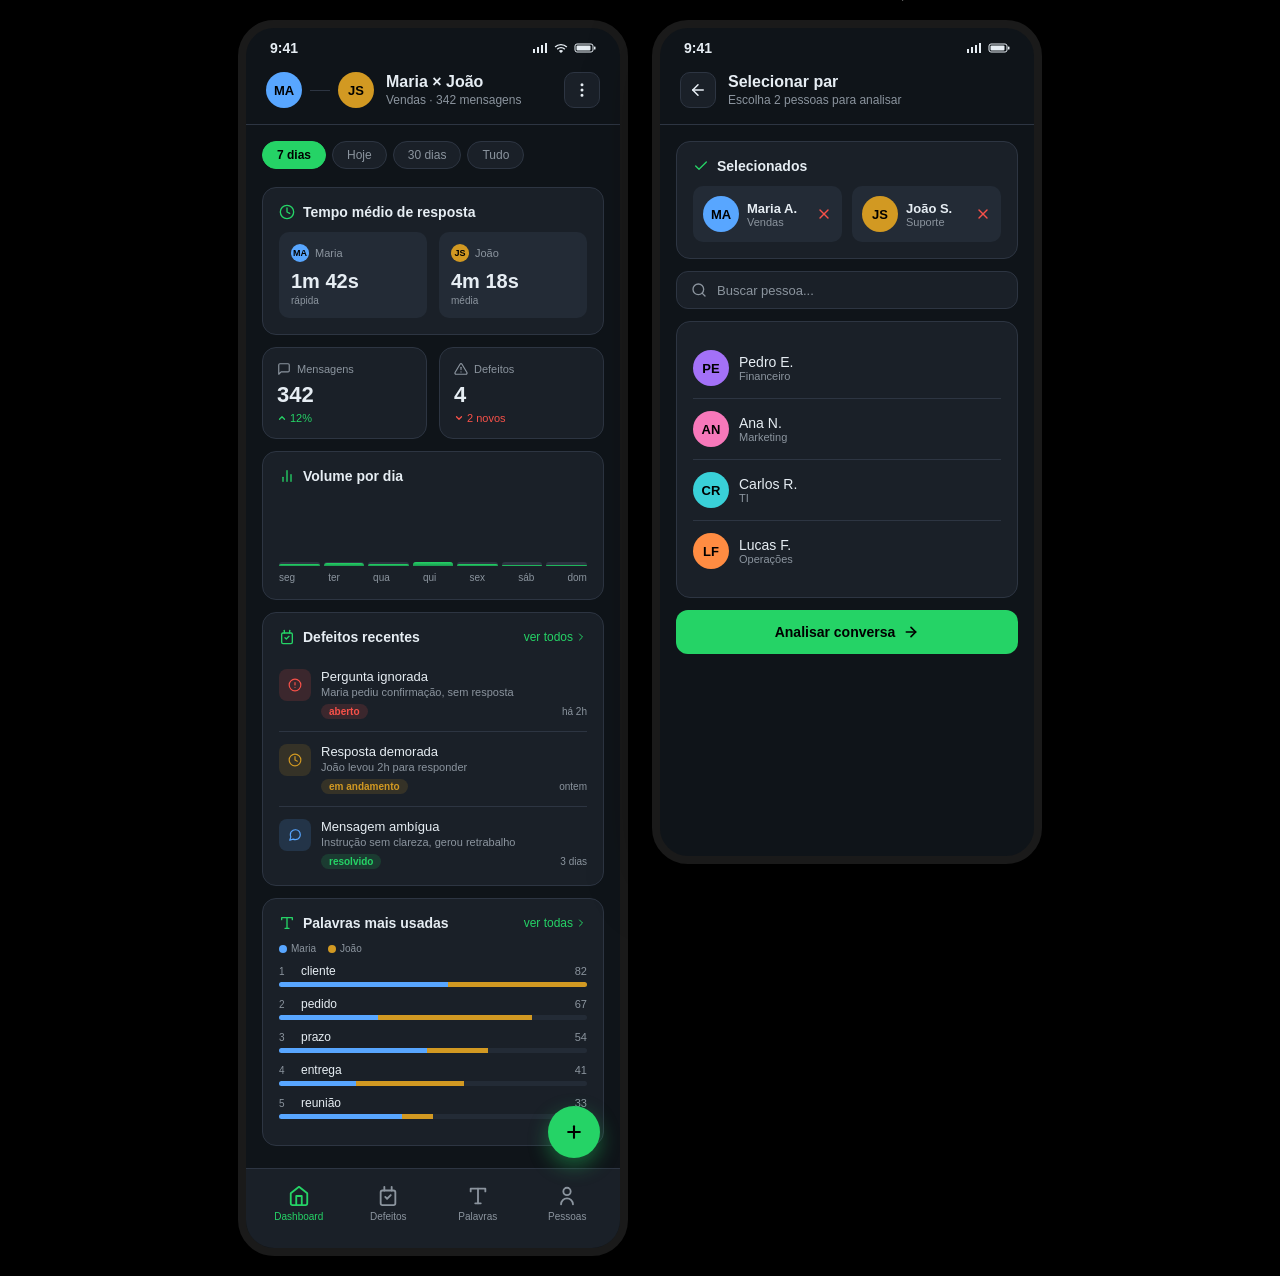
<file: mockup.html>
<!DOCTYPE html>
<html lang="pt-BR">
<head>
  <meta charset="UTF-8" />
  <meta name="viewport" content="width=device-width, initial-scale=1.0, maximum-scale=1.0" />
  <title>Mockup — App Análise de Conversas</title>
  <style>
    * { margin: 0; padding: 0; box-sizing: border-box; -webkit-tap-highlight-color: transparent; }

    :root {
      --bg: #0f1419;
      --surface: #1a2028;
      --surface-2: #232b36;
      --surface-3: #2d3542;
      --border: #2d3542;
      --text: #e6edf3;
      --text-dim: #8b949e;
      --accent: #25d366;
      --accent-dim: #1a9950;
      --person-a: #58a6ff;
      --person-b: #d29922;
      --danger: #f85149;
      --warn: #d29922;
      --info: #58a6ff;
    }

    html, body {
      font-family: -apple-system, BlinkMacSystemFont, "Segoe UI", Roboto, sans-serif;
      background: #000;
      color: var(--text);
      min-height: 100vh;
      -webkit-font-smoothing: antialiased;
    }

    body {
      display: flex;
      justify-content: center;
      align-items: flex-start;
      padding: 20px;
      gap: 24px;
      flex-wrap: wrap;
    }

    /* ===== Container mobile (simula tela de celular) ===== */
    .phone {
      width: 390px;
      min-height: 844px;
      background: var(--bg);
      border-radius: 36px;
      overflow: hidden;
      position: relative;
      border: 8px solid #1a1a1a;
      box-shadow: 0 20px 60px rgba(0,0,0,.5);
      display: flex;
      flex-direction: column;
    }

    .phone-label {
      position: absolute;
      top: -32px; left: 50%; transform: translateX(-50%);
      font-size: 12px; color: #666;
      font-family: monospace;
    }

    /* ===== Status bar ===== */
    .statusbar {
      display: flex; justify-content: space-between; align-items: center;
      padding: 12px 24px 4px;
      font-size: 14px; font-weight: 600;
    }
    .statusbar-right { display: flex; gap: 6px; align-items: center; }

    /* ===== Topbar ===== */
    .topbar {
      padding: 12px 20px 16px;
      border-bottom: 1px solid var(--border);
      display: flex; align-items: center; gap: 12px;
    }
    .topbar-info { flex: 1; }
    .topbar-title { font-size: 16px; font-weight: 700; }
    .topbar-sub { font-size: 12px; color: var(--text-dim); margin-top: 2px; }
    .icon-btn {
      width: 36px; height: 36px; border-radius: 10px;
      background: var(--surface);
      display: grid; place-items: center;
      border: 1px solid var(--border);
      cursor: pointer;
    }
    .icon-btn svg { width: 18px; height: 18px; stroke: var(--text); }

    /* ===== Pessoas pair ===== */
    .pair {
      display: flex; align-items: center; gap: 8px;
    }
    .avatar {
      width: 36px; height: 36px; border-radius: 50%;
      display: grid; place-items: center;
      font-weight: 700; font-size: 13px;
      color: #000;
    }
    .avatar.a { background: var(--person-a); }
    .avatar.b { background: var(--person-b); }
    .avatar-sm { width: 24px; height: 24px; font-size: 10px; }
    .pair-connector {
      width: 20px; height: 1px; background: var(--border);
    }

    /* ===== Conteúdo scroll ===== */
    .content {
      flex: 1;
      overflow-y: auto;
      padding: 16px 16px 90px;
    }
    .content::-webkit-scrollbar { width: 0; }

    /* ===== Filter chips ===== */
    .chips {
      display: flex; gap: 6px; margin-bottom: 16px;
      overflow-x: auto; padding-bottom: 2px;
    }
    .chips::-webkit-scrollbar { height: 0; }
    .chip {
      padding: 6px 14px; border-radius: 20px;
      background: var(--surface); border: 1px solid var(--border);
      color: var(--text-dim); font-size: 12px; font-weight: 500;
      white-space: nowrap; cursor: pointer;
    }
    .chip.active { background: var(--accent); color: #000; border-color: var(--accent); font-weight: 600; }

    /* ===== Cards ===== */
    .card {
      background: var(--surface);
      border: 1px solid var(--border);
      border-radius: 14px;
      padding: 16px;
      margin-bottom: 12px;
    }
    .card-head {
      display: flex; justify-content: space-between; align-items: center;
      margin-bottom: 12px;
    }
    .card-title {
      font-size: 14px; font-weight: 600;
      display: flex; align-items: center; gap: 8px;
    }
    .card-title svg { width: 16px; height: 16px; stroke: var(--accent); }
    .card-link {
      font-size: 12px; color: var(--accent); cursor: pointer;
      display: flex; align-items: center; gap: 2px;
    }
    .card-link svg { width: 12px; height: 12px; stroke: var(--accent); }

    /* ===== KPI dupla (pessoa A vs B) ===== */
    .kpi-dual {
      display: grid; grid-template-columns: 1fr 1fr; gap: 12px;
    }
    .kpi-cell {
      background: var(--surface-2); border-radius: 10px; padding: 12px;
    }
    .kpi-cell-head { display: flex; align-items: center; gap: 6px; margin-bottom: 8px; }
    .kpi-cell-head .avatar-sm { width: 18px; height: 18px; font-size: 9px; }
    .kpi-cell-name { font-size: 11px; color: var(--text-dim); font-weight: 500; }
    .kpi-cell-value { font-size: 20px; font-weight: 700; }
    .kpi-cell-label { font-size: 10px; color: var(--text-dim); margin-top: 2px; }

    /* ===== KPI simples ===== */
    .kpi-row { display: grid; grid-template-columns: 1fr 1fr; gap: 12px; margin-bottom: 12px; }
    .kpi-simple {
      background: var(--surface); border: 1px solid var(--border);
      border-radius: 14px; padding: 14px;
    }
    .kpi-simple-head {
      display: flex; align-items: center; gap: 6px;
      color: var(--text-dim); font-size: 11px; margin-bottom: 6px;
    }
    .kpi-simple-head svg { width: 14px; height: 14px; stroke: var(--text-dim); }
    .kpi-simple-value { font-size: 22px; font-weight: 700; }
    .kpi-simple-delta { font-size: 11px; margin-top: 4px; display: flex; align-items: center; gap: 3px; }
    .kpi-simple-delta.up { color: var(--accent); }
    .kpi-simple-delta.down { color: var(--danger); }
    .kpi-simple-delta svg { width: 10px; height: 10px; }

    /* ===== Gráfico barras ===== */
    .chart {
      display: flex; align-items: flex-end; gap: 4px; height: 70px; margin-top: 10px;
    }
    .chart-bar {
      flex: 1; background: var(--surface-3); border-radius: 3px 3px 0 0;
      position: relative; min-height: 4px;
    }
    .chart-bar .fill {
      position: absolute; bottom: 0; left: 0; right: 0;
      background: linear-gradient(180deg, var(--accent), var(--accent-dim));
      border-radius: 3px 3px 0 0;
    }
    .chart-labels {
      display: flex; justify-content: space-between; margin-top: 6px;
      font-size: 10px; color: var(--text-dim);
    }

    /* ===== Lista defeitos ===== */
    .defeito {
      padding: 12px 0; border-bottom: 1px solid var(--border);
      display: flex; align-items: start; gap: 10px;
    }
    .defeito:last-child { border-bottom: none; padding-bottom: 0; }
    .defeito-icon {
      width: 32px; height: 32px; border-radius: 8px;
      background: var(--surface-2);
      display: grid; place-items: center; flex-shrink: 0;
    }
    .defeito-icon svg { width: 14px; height: 14px; }
    .defeito-icon.alta { background: rgba(248,81,73,.15); }
    .defeito-icon.alta svg { stroke: var(--danger); }
    .defeito-icon.media { background: rgba(210,153,34,.15); }
    .defeito-icon.media svg { stroke: var(--warn); }
    .defeito-icon.baixa { background: rgba(88,166,255,.15); }
    .defeito-icon.baixa svg { stroke: var(--info); }
    .defeito-body { flex: 1; min-width: 0; }
    .defeito-title { font-size: 13px; font-weight: 500; margin-bottom: 2px; }
    .defeito-desc {
      color: var(--text-dim); font-size: 11px;
      overflow: hidden; text-overflow: ellipsis; white-space: nowrap;
    }
    .defeito-meta {
      display: flex; gap: 6px; margin-top: 6px; align-items: center;
    }
    .badge {
      font-size: 10px; padding: 2px 8px; border-radius: 10px; font-weight: 600;
    }
    .badge.st-aberto { background: rgba(248,81,73,.15); color: var(--danger); }
    .badge.st-andamento { background: rgba(210,153,34,.15); color: var(--warn); }
    .badge.st-resolvido { background: rgba(37,211,102,.15); color: var(--accent); }
    .defeito-date { color: var(--text-dim); font-size: 10px; margin-left: auto; }

    /* ===== Palavras ===== */
    .palavra { margin-bottom: 10px; }
    .palavra-head {
      display: flex; justify-content: space-between; align-items: center;
      font-size: 12px; margin-bottom: 4px;
    }
    .palavra-word {
      font-weight: 500;
      display: flex; align-items: center; gap: 6px;
    }
    .palavra-rank {
      font-size: 10px; color: var(--text-dim);
      width: 16px;
    }
    .palavra-count { color: var(--text-dim); font-size: 11px; }
    .palavra-bar { height: 5px; background: var(--surface-2); border-radius: 3px; overflow: hidden; display: flex; }
    .palavra-fill-a { height: 100%; background: var(--person-a); }
    .palavra-fill-b { height: 100%; background: var(--person-b); }

    /* ===== FAB ===== */
    .fab {
      position: absolute;
      bottom: 90px; right: 20px;
      width: 52px; height: 52px; border-radius: 50%;
      background: var(--accent); color: #000;
      display: grid; place-items: center;
      box-shadow: 0 8px 20px rgba(37,211,102,.4);
      cursor: pointer; z-index: 10;
      border: none;
    }
    .fab svg { width: 20px; height: 20px; stroke: #000; stroke-width: 2.5; }

    /* ===== Bottom nav ===== */
    .bottomnav {
      position: absolute; bottom: 0; left: 0; right: 0;
      background: var(--surface);
      border-top: 1px solid var(--border);
      display: grid; grid-template-columns: repeat(4, 1fr);
      padding: 10px 8px 20px;
    }
    .nav-item {
      display: flex; flex-direction: column; align-items: center; gap: 4px;
      padding: 6px; cursor: pointer;
      color: var(--text-dim);
    }
    .nav-item svg { width: 22px; height: 22px; stroke: currentColor; }
    .nav-item span { font-size: 10px; font-weight: 500; }
    .nav-item.active { color: var(--accent); }

    /* ===== Legend ===== */
    .legend {
      display: flex; gap: 12px; font-size: 10px; color: var(--text-dim);
      margin-bottom: 10px;
    }
    .legend-item { display: flex; align-items: center; gap: 4px; }
    .legend-dot { width: 8px; height: 8px; border-radius: 50%; }
    .legend-dot.a { background: var(--person-a); }
    .legend-dot.b { background: var(--person-b); }

    /* ===== Tela secundária (detalhe defeito) ===== */
    .screen-label {
      text-align: center;
      margin-top: 16px;
      font-size: 11px;
      color: #666;
      font-family: monospace;
      text-transform: uppercase;
      letter-spacing: 1px;
    }
  </style>
</head>
<body>

  <!-- ============ TELA 1: DASHBOARD ============ -->
  <div>
    <div style="position: relative;">
      <div class="phone-label">TELA · Dashboard</div>
      <div class="phone">
        <div class="statusbar">
          <span>9:41</span>
          <div class="statusbar-right">
            <svg width="16" height="12" viewBox="0 0 16 12" fill="none"><path d="M1 11h2V7H1v4zm4 0h2V5H5v6zm4 0h2V3H9v8zm4 0h2V1h-2v10z" fill="currentColor"/></svg>
            <svg width="14" height="12" viewBox="0 0 14 12" fill="none"><path d="M7 2a9 9 0 00-6.4 2.6l1 1a7.5 7.5 0 0110.7 0l1-1A9 9 0 007 2zm0 3a6 6 0 00-4.3 1.8l1 1a4.5 4.5 0 016.6 0l1-1A6 6 0 007 5zm0 3a3 3 0 00-2.1.9l2.1 2.1 2.1-2.1A3 3 0 007 8z" fill="currentColor"/></svg>
            <svg width="22" height="12" viewBox="0 0 22 12" fill="none"><rect x="1" y="2" width="18" height="8" rx="2" stroke="currentColor" fill="none"/><rect x="2.5" y="3.5" width="14" height="5" rx="1" fill="currentColor"/><rect x="20" y="4.5" width="1.5" height="3" rx="0.5" fill="currentColor"/></svg>
          </div>
        </div>

        <div class="topbar">
          <div class="pair">
            <div class="avatar a">MA</div>
            <div class="pair-connector"></div>
            <div class="avatar b">JS</div>
          </div>
          <div class="topbar-info">
            <div class="topbar-title">Maria × João</div>
            <div class="topbar-sub">Vendas · 342 mensagens</div>
          </div>
          <div class="icon-btn">
            <svg viewBox="0 0 24 24" fill="none" stroke-width="2" stroke-linecap="round" stroke-linejoin="round"><circle cx="12" cy="12" r="1"/><circle cx="12" cy="5" r="1"/><circle cx="12" cy="19" r="1"/></svg>
          </div>
        </div>

        <div class="content">
          <!-- Chips -->
          <div class="chips">
            <div class="chip active">7 dias</div>
            <div class="chip">Hoje</div>
            <div class="chip">30 dias</div>
            <div class="chip">Tudo</div>
          </div>

          <!-- Tempo de resposta por pessoa -->
          <div class="card">
            <div class="card-head">
              <div class="card-title">
                <svg viewBox="0 0 24 24" fill="none" stroke-width="2" stroke-linecap="round" stroke-linejoin="round"><circle cx="12" cy="12" r="10"/><polyline points="12 6 12 12 16 14"/></svg>
                Tempo médio de resposta
              </div>
            </div>
            <div class="kpi-dual">
              <div class="kpi-cell">
                <div class="kpi-cell-head">
                  <div class="avatar a avatar-sm">MA</div>
                  <div class="kpi-cell-name">Maria</div>
                </div>
                <div class="kpi-cell-value">1m 42s</div>
                <div class="kpi-cell-label">rápida</div>
              </div>
              <div class="kpi-cell">
                <div class="kpi-cell-head">
                  <div class="avatar b avatar-sm">JS</div>
                  <div class="kpi-cell-name">João</div>
                </div>
                <div class="kpi-cell-value">4m 18s</div>
                <div class="kpi-cell-label">média</div>
              </div>
            </div>
          </div>

          <!-- KPI row -->
          <div class="kpi-row">
            <div class="kpi-simple">
              <div class="kpi-simple-head">
                <svg viewBox="0 0 24 24" fill="none" stroke-width="2" stroke-linecap="round" stroke-linejoin="round"><path d="M21 15a2 2 0 0 1-2 2H7l-4 4V5a2 2 0 0 1 2-2h14a2 2 0 0 1 2 2z"/></svg>
                Mensagens
              </div>
              <div class="kpi-simple-value">342</div>
              <div class="kpi-simple-delta up">
                <svg viewBox="0 0 24 24" fill="none" stroke="currentColor" stroke-width="3" stroke-linecap="round" stroke-linejoin="round"><polyline points="18 15 12 9 6 15"/></svg>
                12%
              </div>
            </div>
            <div class="kpi-simple">
              <div class="kpi-simple-head">
                <svg viewBox="0 0 24 24" fill="none" stroke-width="2" stroke-linecap="round" stroke-linejoin="round"><path d="M10.29 3.86L1.82 18a2 2 0 0 0 1.71 3h16.94a2 2 0 0 0 1.71-3L13.71 3.86a2 2 0 0 0-3.42 0z"/><line x1="12" y1="9" x2="12" y2="13"/><line x1="12" y1="17" x2="12.01" y2="17"/></svg>
                Defeitos
              </div>
              <div class="kpi-simple-value">4</div>
              <div class="kpi-simple-delta down">
                <svg viewBox="0 0 24 24" fill="none" stroke="currentColor" stroke-width="3" stroke-linecap="round" stroke-linejoin="round"><polyline points="6 9 12 15 18 9"/></svg>
                2 novos
              </div>
            </div>
          </div>

          <!-- Volume por dia -->
          <div class="card">
            <div class="card-head">
              <div class="card-title">
                <svg viewBox="0 0 24 24" fill="none" stroke-width="2" stroke-linecap="round" stroke-linejoin="round"><line x1="18" y1="20" x2="18" y2="10"/><line x1="12" y1="20" x2="12" y2="4"/><line x1="6" y1="20" x2="6" y2="14"/></svg>
                Volume por dia
              </div>
            </div>
            <div class="chart">
              <div class="chart-bar"><div class="fill" style="height: 45%"></div></div>
              <div class="chart-bar"><div class="fill" style="height: 70%"></div></div>
              <div class="chart-bar"><div class="fill" style="height: 55%"></div></div>
              <div class="chart-bar"><div class="fill" style="height: 90%"></div></div>
              <div class="chart-bar"><div class="fill" style="height: 60%"></div></div>
              <div class="chart-bar"><div class="fill" style="height: 35%"></div></div>
              <div class="chart-bar"><div class="fill" style="height: 25%"></div></div>
            </div>
            <div class="chart-labels">
              <span>seg</span><span>ter</span><span>qua</span><span>qui</span><span>sex</span><span>sáb</span><span>dom</span>
            </div>
          </div>

          <!-- Defeitos -->
          <div class="card">
            <div class="card-head">
              <div class="card-title">
                <svg viewBox="0 0 24 24" fill="none" stroke-width="2" stroke-linecap="round" stroke-linejoin="round"><path d="M8 2v4"/><path d="M16 2v4"/><rect x="4" y="6" width="16" height="16" rx="2"/><path d="M9 13l2 2 4-4"/></svg>
                Defeitos recentes
              </div>
              <div class="card-link">
                ver todos
                <svg viewBox="0 0 24 24" fill="none" stroke-width="2" stroke-linecap="round" stroke-linejoin="round"><polyline points="9 18 15 12 9 6"/></svg>
              </div>
            </div>

            <div class="defeito">
              <div class="defeito-icon alta">
                <svg viewBox="0 0 24 24" fill="none" stroke-width="2" stroke-linecap="round" stroke-linejoin="round"><circle cx="12" cy="12" r="10"/><line x1="12" y1="8" x2="12" y2="12"/><line x1="12" y1="16" x2="12.01" y2="16"/></svg>
              </div>
              <div class="defeito-body">
                <div class="defeito-title">Pergunta ignorada</div>
                <div class="defeito-desc">Maria pediu confirmação, sem resposta</div>
                <div class="defeito-meta">
                  <span class="badge st-aberto">aberto</span>
                  <span class="defeito-date">há 2h</span>
                </div>
              </div>
            </div>

            <div class="defeito">
              <div class="defeito-icon media">
                <svg viewBox="0 0 24 24" fill="none" stroke-width="2" stroke-linecap="round" stroke-linejoin="round"><circle cx="12" cy="12" r="10"/><polyline points="12 6 12 12 16 14"/></svg>
              </div>
              <div class="defeito-body">
                <div class="defeito-title">Resposta demorada</div>
                <div class="defeito-desc">João levou 2h para responder</div>
                <div class="defeito-meta">
                  <span class="badge st-andamento">em andamento</span>
                  <span class="defeito-date">ontem</span>
                </div>
              </div>
            </div>

            <div class="defeito">
              <div class="defeito-icon baixa">
                <svg viewBox="0 0 24 24" fill="none" stroke-width="2" stroke-linecap="round" stroke-linejoin="round"><path d="M21 11.5a8.38 8.38 0 0 1-.9 3.8 8.5 8.5 0 0 1-7.6 4.7 8.38 8.38 0 0 1-3.8-.9L3 21l1.9-5.7a8.38 8.38 0 0 1-.9-3.8 8.5 8.5 0 0 1 4.7-7.6 8.38 8.38 0 0 1 3.8-.9h.5a8.48 8.48 0 0 1 8 8v.5z"/></svg>
              </div>
              <div class="defeito-body">
                <div class="defeito-title">Mensagem ambígua</div>
                <div class="defeito-desc">Instrução sem clareza, gerou retrabalho</div>
                <div class="defeito-meta">
                  <span class="badge st-resolvido">resolvido</span>
                  <span class="defeito-date">3 dias</span>
                </div>
              </div>
            </div>
          </div>

          <!-- Palavras -->
          <div class="card">
            <div class="card-head">
              <div class="card-title">
                <svg viewBox="0 0 24 24" fill="none" stroke-width="2" stroke-linecap="round" stroke-linejoin="round"><path d="M4 7V4h16v3"/><line x1="9" y1="20" x2="15" y2="20"/><line x1="12" y1="4" x2="12" y2="20"/></svg>
                Palavras mais usadas
              </div>
              <div class="card-link">
                ver todas
                <svg viewBox="0 0 24 24" fill="none" stroke-width="2" stroke-linecap="round" stroke-linejoin="round"><polyline points="9 18 15 12 9 6"/></svg>
              </div>
            </div>

            <div class="legend">
              <div class="legend-item"><div class="legend-dot a"></div> Maria</div>
              <div class="legend-item"><div class="legend-dot b"></div> João</div>
            </div>

            <div class="palavra">
              <div class="palavra-head">
                <span class="palavra-word"><span class="palavra-rank">1</span>cliente</span>
                <span class="palavra-count">82</span>
              </div>
              <div class="palavra-bar">
                <div class="palavra-fill-a" style="width: 55%"></div>
                <div class="palavra-fill-b" style="width: 45%"></div>
              </div>
            </div>
            <div class="palavra">
              <div class="palavra-head">
                <span class="palavra-word"><span class="palavra-rank">2</span>pedido</span>
                <span class="palavra-count">67</span>
              </div>
              <div class="palavra-bar">
                <div class="palavra-fill-a" style="width: 32%"></div>
                <div class="palavra-fill-b" style="width: 50%"></div>
              </div>
            </div>
            <div class="palavra">
              <div class="palavra-head">
                <span class="palavra-word"><span class="palavra-rank">3</span>prazo</span>
                <span class="palavra-count">54</span>
              </div>
              <div class="palavra-bar">
                <div class="palavra-fill-a" style="width: 48%"></div>
                <div class="palavra-fill-b" style="width: 20%"></div>
              </div>
            </div>
            <div class="palavra">
              <div class="palavra-head">
                <span class="palavra-word"><span class="palavra-rank">4</span>entrega</span>
                <span class="palavra-count">41</span>
              </div>
              <div class="palavra-bar">
                <div class="palavra-fill-a" style="width: 25%"></div>
                <div class="palavra-fill-b" style="width: 35%"></div>
              </div>
            </div>
            <div class="palavra">
              <div class="palavra-head">
                <span class="palavra-word"><span class="palavra-rank">5</span>reunião</span>
                <span class="palavra-count">33</span>
              </div>
              <div class="palavra-bar">
                <div class="palavra-fill-a" style="width: 40%"></div>
                <div class="palavra-fill-b" style="width: 10%"></div>
              </div>
            </div>
          </div>
        </div>

        <!-- FAB -->
        <button class="fab" aria-label="Novo defeito">
          <svg viewBox="0 0 24 24" fill="none" stroke-linecap="round" stroke-linejoin="round"><line x1="12" y1="5" x2="12" y2="19"/><line x1="5" y1="12" x2="19" y2="12"/></svg>
        </button>

        <!-- Bottom nav -->
        <nav class="bottomnav">
          <div class="nav-item active">
            <svg viewBox="0 0 24 24" fill="none" stroke-width="2" stroke-linecap="round" stroke-linejoin="round"><path d="M3 9l9-7 9 7v11a2 2 0 0 1-2 2H5a2 2 0 0 1-2-2z"/><polyline points="9 22 9 12 15 12 15 22"/></svg>
            <span>Dashboard</span>
          </div>
          <div class="nav-item">
            <svg viewBox="0 0 24 24" fill="none" stroke-width="2" stroke-linecap="round" stroke-linejoin="round"><rect x="4" y="6" width="16" height="16" rx="2"/><path d="M8 2v4M16 2v4"/><path d="M9 13l2 2 4-4"/></svg>
            <span>Defeitos</span>
          </div>
          <div class="nav-item">
            <svg viewBox="0 0 24 24" fill="none" stroke-width="2" stroke-linecap="round" stroke-linejoin="round"><path d="M4 7V4h16v3"/><line x1="9" y1="20" x2="15" y2="20"/><line x1="12" y1="4" x2="12" y2="20"/></svg>
            <span>Palavras</span>
          </div>
          <div class="nav-item">
            <svg viewBox="0 0 24 24" fill="none" stroke-width="2" stroke-linecap="round" stroke-linejoin="round"><circle cx="12" cy="7" r="4"/><path d="M5.5 21a6.5 6.5 0 0 1 13 0"/></svg>
            <span>Pessoas</span>
          </div>
        </nav>
      </div>
    </div>
  </div>

  <!-- ============ TELA 2: SELEÇÃO DE PESSOAS ============ -->
  <div>
    <div style="position: relative;">
      <div class="phone-label">TELA · Selecionar par</div>
      <div class="phone">
        <div class="statusbar">
          <span>9:41</span>
          <div class="statusbar-right">
            <svg width="16" height="12" viewBox="0 0 16 12" fill="none"><path d="M1 11h2V7H1v4zm4 0h2V5H5v6zm4 0h2V3H9v8zm4 0h2V1h-2v10z" fill="currentColor"/></svg>
            <svg width="22" height="12" viewBox="0 0 22 12" fill="none"><rect x="1" y="2" width="18" height="8" rx="2" stroke="currentColor" fill="none"/><rect x="2.5" y="3.5" width="14" height="5" rx="1" fill="currentColor"/><rect x="20" y="4.5" width="1.5" height="3" rx="0.5" fill="currentColor"/></svg>
          </div>
        </div>

        <div class="topbar">
          <div class="icon-btn">
            <svg viewBox="0 0 24 24" fill="none" stroke-width="2" stroke-linecap="round" stroke-linejoin="round"><line x1="19" y1="12" x2="5" y2="12"/><polyline points="12 19 5 12 12 5"/></svg>
          </div>
          <div class="topbar-info">
            <div class="topbar-title">Selecionar par</div>
            <div class="topbar-sub">Escolha 2 pessoas para analisar</div>
          </div>
        </div>

        <div class="content">
          <!-- Já selecionados -->
          <div class="card">
            <div class="card-head">
              <div class="card-title">
                <svg viewBox="0 0 24 24" fill="none" stroke-width="2" stroke-linecap="round" stroke-linejoin="round"><path d="M20 6 9 17l-5-5"/></svg>
                Selecionados
              </div>
            </div>
            <div style="display: flex; gap: 10px;">
              <div style="flex: 1; background: var(--surface-2); border-radius: 10px; padding: 10px; display: flex; align-items: center; gap: 8px;">
                <div class="avatar a">MA</div>
                <div style="flex: 1; min-width: 0;">
                  <div style="font-size: 13px; font-weight: 600;">Maria A.</div>
                  <div style="font-size: 11px; color: var(--text-dim);">Vendas</div>
                </div>
                <svg width="16" height="16" viewBox="0 0 24 24" fill="none" stroke="var(--danger)" stroke-width="2" stroke-linecap="round" stroke-linejoin="round"><line x1="18" y1="6" x2="6" y2="18"/><line x1="6" y1="6" x2="18" y2="18"/></svg>
              </div>
              <div style="flex: 1; background: var(--surface-2); border-radius: 10px; padding: 10px; display: flex; align-items: center; gap: 8px;">
                <div class="avatar b">JS</div>
                <div style="flex: 1; min-width: 0;">
                  <div style="font-size: 13px; font-weight: 600;">João S.</div>
                  <div style="font-size: 11px; color: var(--text-dim);">Suporte</div>
                </div>
                <svg width="16" height="16" viewBox="0 0 24 24" fill="none" stroke="var(--danger)" stroke-width="2" stroke-linecap="round" stroke-linejoin="round"><line x1="18" y1="6" x2="6" y2="18"/><line x1="6" y1="6" x2="18" y2="18"/></svg>
              </div>
            </div>
          </div>

          <!-- Buscar -->
          <div style="background: var(--surface); border: 1px solid var(--border); border-radius: 12px; padding: 10px 14px; display: flex; align-items: center; gap: 10px; margin-bottom: 12px;">
            <svg width="16" height="16" viewBox="0 0 24 24" fill="none" stroke="var(--text-dim)" stroke-width="2" stroke-linecap="round" stroke-linejoin="round"><circle cx="11" cy="11" r="8"/><line x1="21" y1="21" x2="16.65" y2="16.65"/></svg>
            <div style="color: var(--text-dim); font-size: 13px;">Buscar pessoa...</div>
          </div>

          <!-- Lista pessoas -->
          <div class="card">
            <div style="padding: 12px 0; display: flex; align-items: center; gap: 10px; border-bottom: 1px solid var(--border);">
              <div class="avatar" style="background: #a371f7;">PE</div>
              <div style="flex: 1;">
                <div style="font-size: 14px; font-weight: 500;">Pedro E.</div>
                <div style="font-size: 11px; color: var(--text-dim);">Financeiro</div>
              </div>
            </div>
            <div style="padding: 12px 0; display: flex; align-items: center; gap: 10px; border-bottom: 1px solid var(--border);">
              <div class="avatar" style="background: #f778ba;">AN</div>
              <div style="flex: 1;">
                <div style="font-size: 14px; font-weight: 500;">Ana N.</div>
                <div style="font-size: 11px; color: var(--text-dim);">Marketing</div>
              </div>
            </div>
            <div style="padding: 12px 0; display: flex; align-items: center; gap: 10px; border-bottom: 1px solid var(--border);">
              <div class="avatar" style="background: #39d0d8;">CR</div>
              <div style="flex: 1;">
                <div style="font-size: 14px; font-weight: 500;">Carlos R.</div>
                <div style="font-size: 11px; color: var(--text-dim);">TI</div>
              </div>
            </div>
            <div style="padding: 12px 0; display: flex; align-items: center; gap: 10px;">
              <div class="avatar" style="background: #ff8c42;">LF</div>
              <div style="flex: 1;">
                <div style="font-size: 14px; font-weight: 500;">Lucas F.</div>
                <div style="font-size: 11px; color: var(--text-dim);">Operações</div>
              </div>
            </div>
          </div>

          <!-- Botão continuar -->
          <button style="width: 100%; background: var(--accent); color: #000; border: none; padding: 14px; border-radius: 12px; font-size: 14px; font-weight: 600; margin-top: 12px; cursor: pointer; display: flex; align-items: center; justify-content: center; gap: 8px;">
            Analisar conversa
            <svg width="16" height="16" viewBox="0 0 24 24" fill="none" stroke="currentColor" stroke-width="2.5" stroke-linecap="round" stroke-linejoin="round"><line x1="5" y1="12" x2="19" y2="12"/><polyline points="12 5 19 12 12 19"/></svg>
          </button>
        </div>
      </div>
    </div>
  </div>

</body>
</html>
</file>
